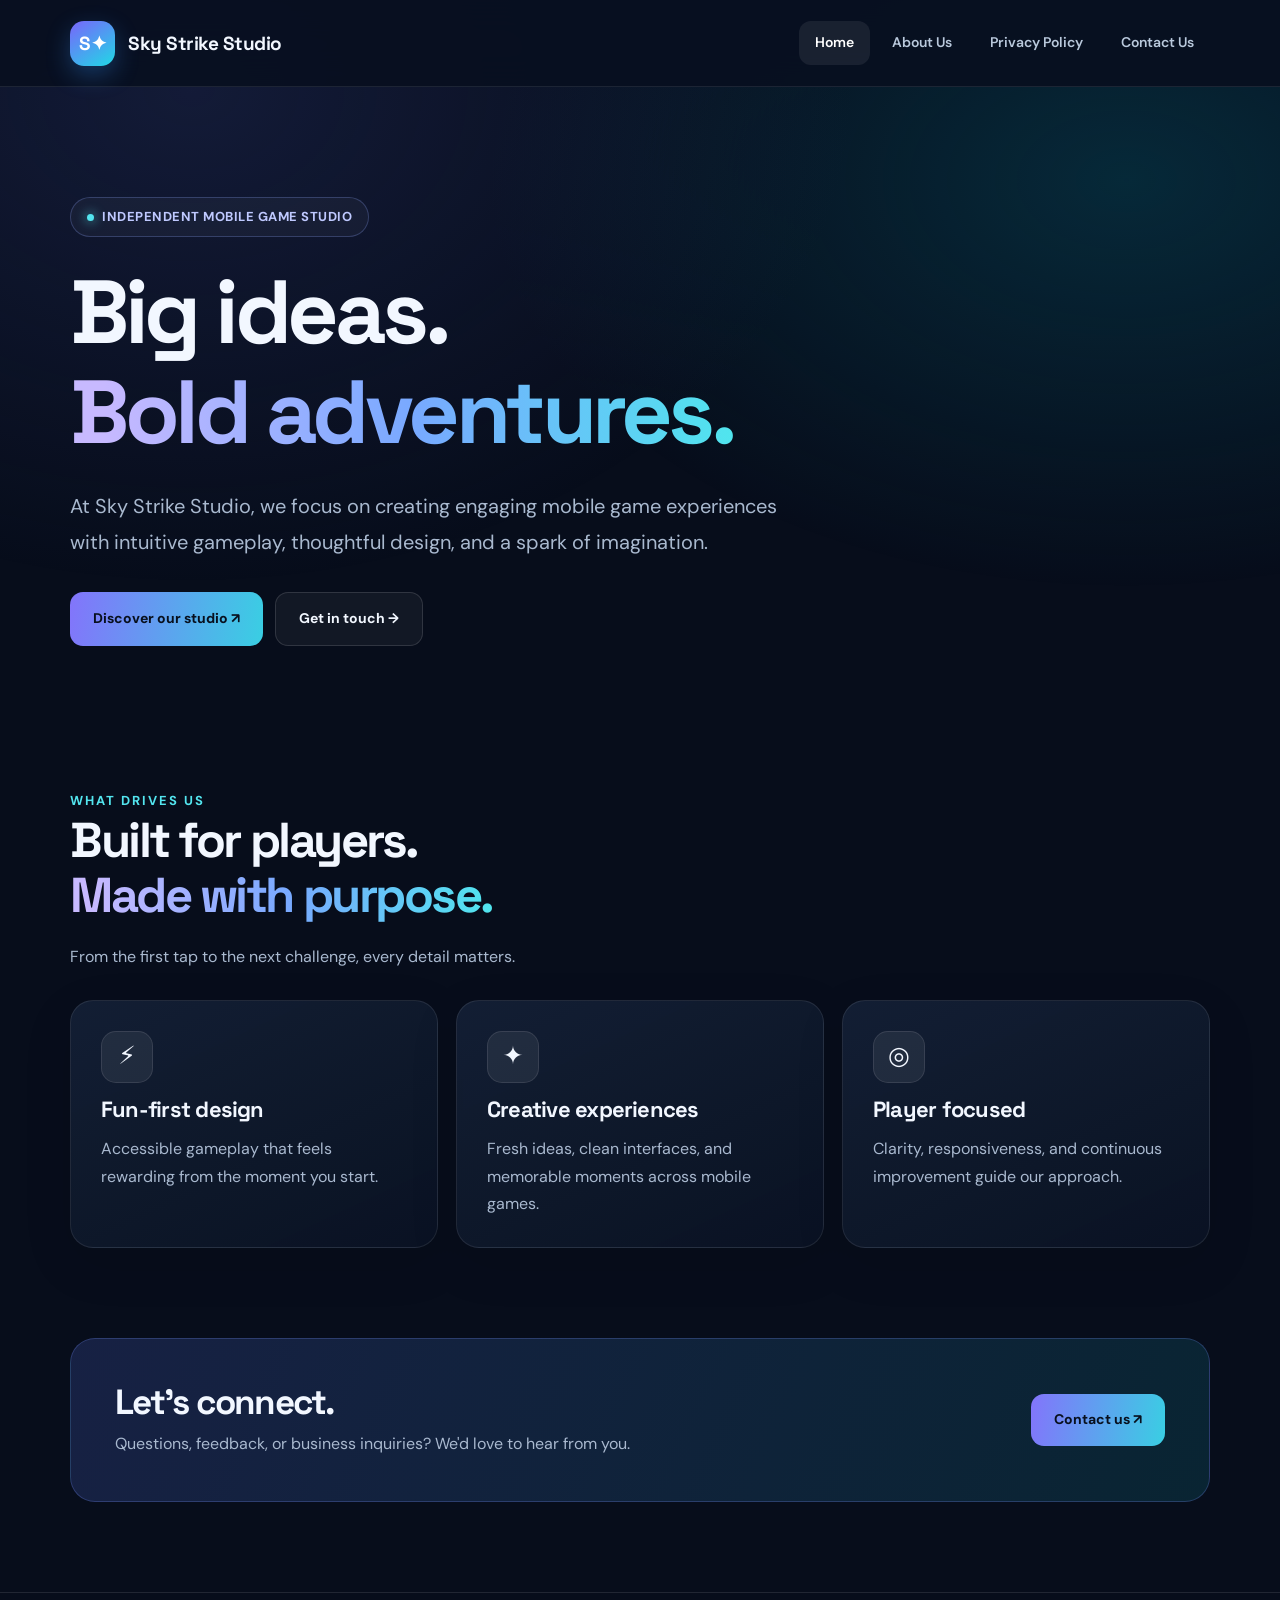
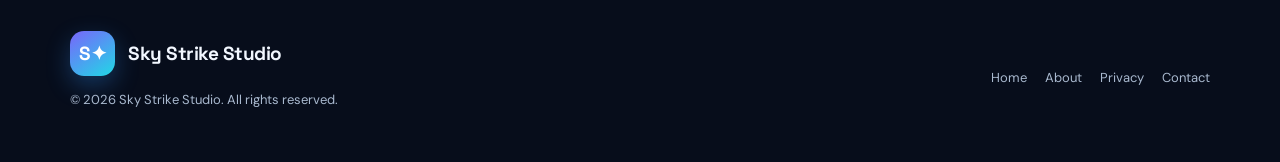
<file: index.html>
<!doctype html><html lang="en"><head><meta charset="utf-8"><meta name="viewport" content="width=device-width, initial-scale=1"><meta name="theme-color" content="#070d1b"><meta name="description" content="Sky Strike Studio creates enjoyable and approachable mobile gaming experiences."><title>Home | Sky Strike Studio</title><link rel="icon" href="/assets/favicon.svg" type="image/svg+xml"><link rel="stylesheet" href="/assets/style.css"></head><body><header class="header"><div class="container nav"><a class="brand" href="/" aria-label="Sky Strike Studio home"><span class="logo">S✦</span><span>Sky Strike Studio</span></a><button class="menu-toggle" type="button" aria-label="Toggle navigation" aria-expanded="false" data-menu-toggle>☰</button><nav class="links" aria-label="Main navigation" data-menu><a href="/" class="active" aria-current="page">Home</a><a href="/about/">About Us</a><a href="/privacypolicy/">Privacy Policy</a><a href="/contact/">Contact Us</a></nav></div></header><main><section class="hero"><div class="container"><span class="eyebrow">INDEPENDENT MOBILE GAME STUDIO</span><h1>Big ideas.<br><span class="gradient">Bold adventures.</span></h1><p class="lead">At Sky Strike Studio, we focus on creating engaging mobile game experiences with intuitive gameplay, thoughtful design, and a spark of imagination.</p><div class="actions"><a class="btn primary" href="/about/">Discover our studio ↗</a><a class="btn secondary" href="/contact/">Get in touch →</a></div></div></section><section class="section"><div class="container"><div class="section-head"><span class="kicker">WHAT DRIVES US</span><h2>Built for players.<br><span class="gradient">Made with purpose.</span></h2><p class="muted">From the first tap to the next challenge, every detail matters.</p></div><div class="grid"><article class="card"><div class="icon">⚡</div><h3>Fun-first design</h3><p>Accessible gameplay that feels rewarding from the moment you start.</p></article><article class="card"><div class="icon">✦</div><h3>Creative experiences</h3><p>Fresh ideas, clean interfaces, and memorable moments across mobile games.</p></article><article class="card"><div class="icon">◎</div><h3>Player focused</h3><p>Clarity, responsiveness, and continuous improvement guide our approach.</p></article></div></div></section><div class="container"><div class="band"><div><h2>Let's connect.</h2><p>Questions, feedback, or business inquiries? We'd love to hear from you.</p></div><a class="btn primary" href="/contact/">Contact us ↗</a></div></div></main><footer class="footer"><div class="container footer-inner"><div><a class="brand" href="/"><span class="logo">S✦</span><span>Sky Strike Studio</span></a><p>© <span data-year>2026</span> Sky Strike Studio. All rights reserved.</p></div><nav class="footer-links" aria-label="Footer navigation"><a href="/">Home</a><a href="/about/">About</a><a href="/privacypolicy/">Privacy</a><a href="/contact/">Contact</a></nav></div></footer><script src="/assets/script.js" defer></script></body></html>
</file>
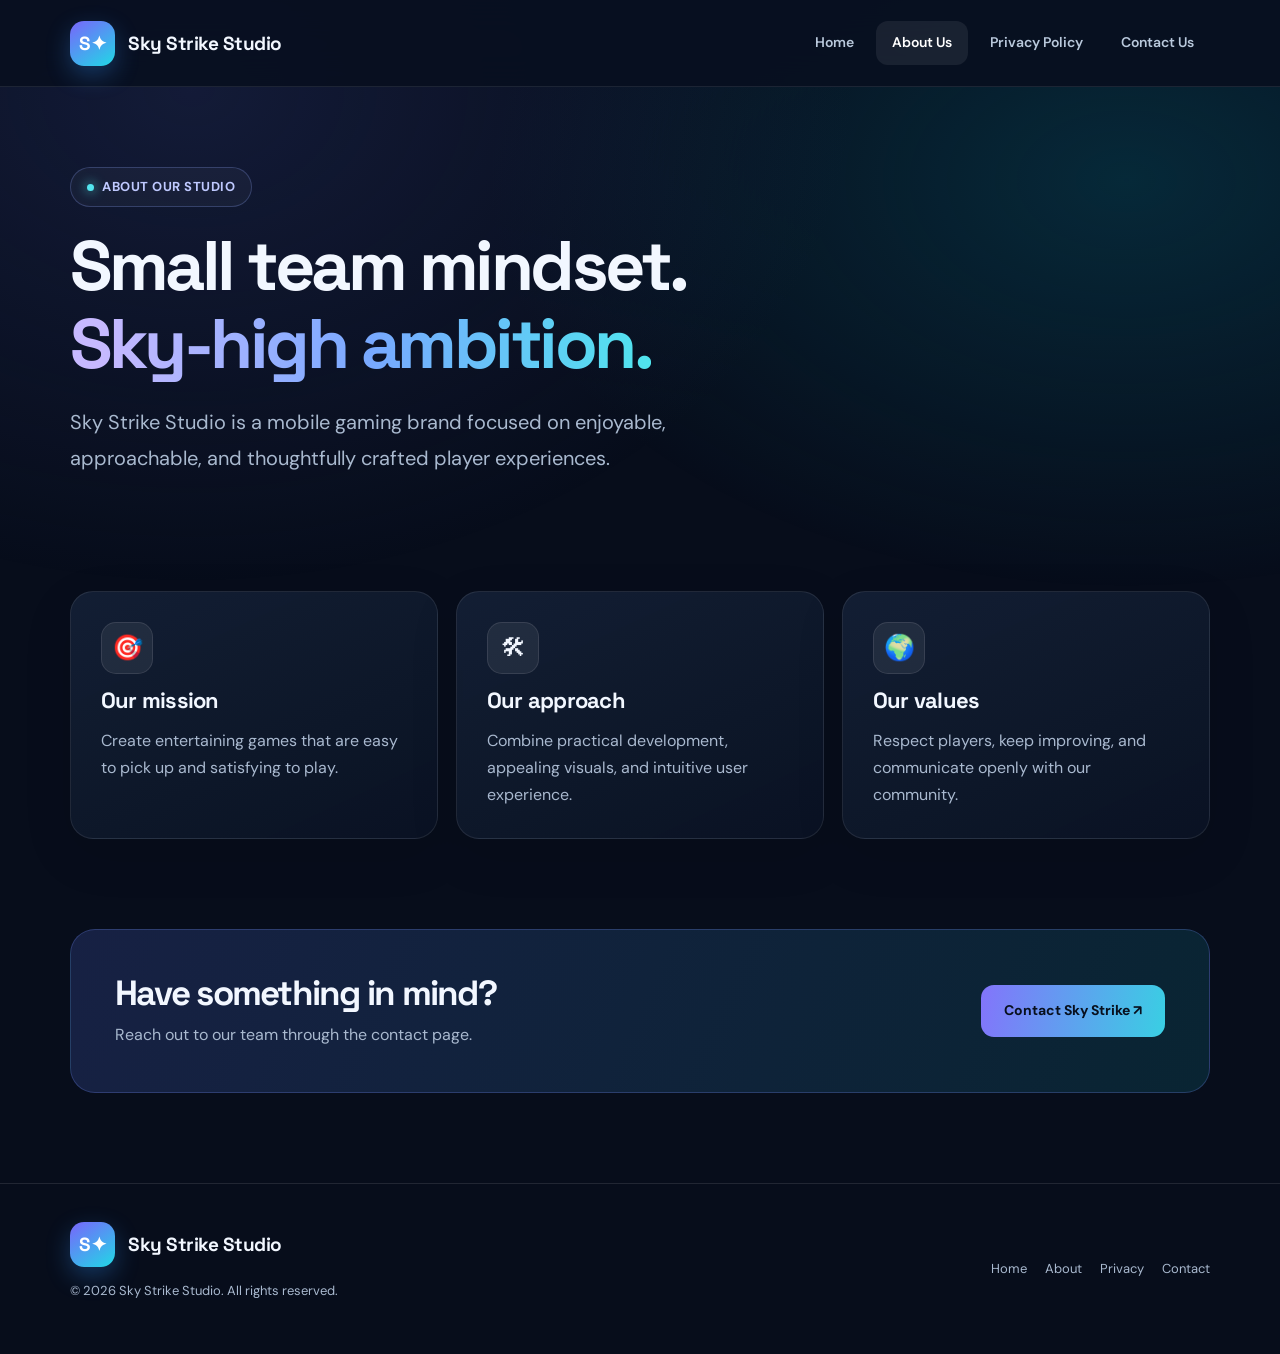
<file: about/index.html>
<!doctype html><html lang="en"><head><meta charset="utf-8"><meta name="viewport" content="width=device-width, initial-scale=1"><meta name="theme-color" content="#070d1b"><meta name="description" content="Learn about Sky Strike Studio, our mission and approach to mobile game design."><title>About Us | Sky Strike Studio</title><link rel="icon" href="/assets/favicon.svg" type="image/svg+xml"><link rel="stylesheet" href="/assets/style.css"></head><body><header class="header"><div class="container nav"><a class="brand" href="/" aria-label="Sky Strike Studio home"><span class="logo">S✦</span><span>Sky Strike Studio</span></a><button class="menu-toggle" type="button" aria-label="Toggle navigation" aria-expanded="false" data-menu-toggle>☰</button><nav class="links" aria-label="Main navigation" data-menu><a href="/">Home</a><a href="/about/" class="active" aria-current="page">About Us</a><a href="/privacypolicy/">Privacy Policy</a><a href="/contact/">Contact Us</a></nav></div></header><main><section class="page-hero"><div class="container"><span class="eyebrow">ABOUT OUR STUDIO</span><h1>Small team mindset.<br><span class="gradient">Sky-high ambition.</span></h1><p class="lead">Sky Strike Studio is a mobile gaming brand focused on enjoyable, approachable, and thoughtfully crafted player experiences.</p></div></section><section class="section"><div class="container grid"><article class="card"><div class="icon">🎯</div><h3>Our mission</h3><p>Create entertaining games that are easy to pick up and satisfying to play.</p></article><article class="card"><div class="icon">🛠</div><h3>Our approach</h3><p>Combine practical development, appealing visuals, and intuitive user experience.</p></article><article class="card"><div class="icon">🌍</div><h3>Our values</h3><p>Respect players, keep improving, and communicate openly with our community.</p></article></div></section><div class="container"><div class="band"><div><h2>Have something in mind?</h2><p>Reach out to our team through the contact page.</p></div><a class="btn primary" href="/contact/">Contact Sky Strike ↗</a></div></div></main><footer class="footer"><div class="container footer-inner"><div><a class="brand" href="/"><span class="logo">S✦</span><span>Sky Strike Studio</span></a><p>© <span data-year>2026</span> Sky Strike Studio. All rights reserved.</p></div><nav class="footer-links" aria-label="Footer navigation"><a href="/">Home</a><a href="/about/">About</a><a href="/privacypolicy/">Privacy</a><a href="/contact/">Contact</a></nav></div></footer><script src="/assets/script.js" defer></script></body></html>
</file>
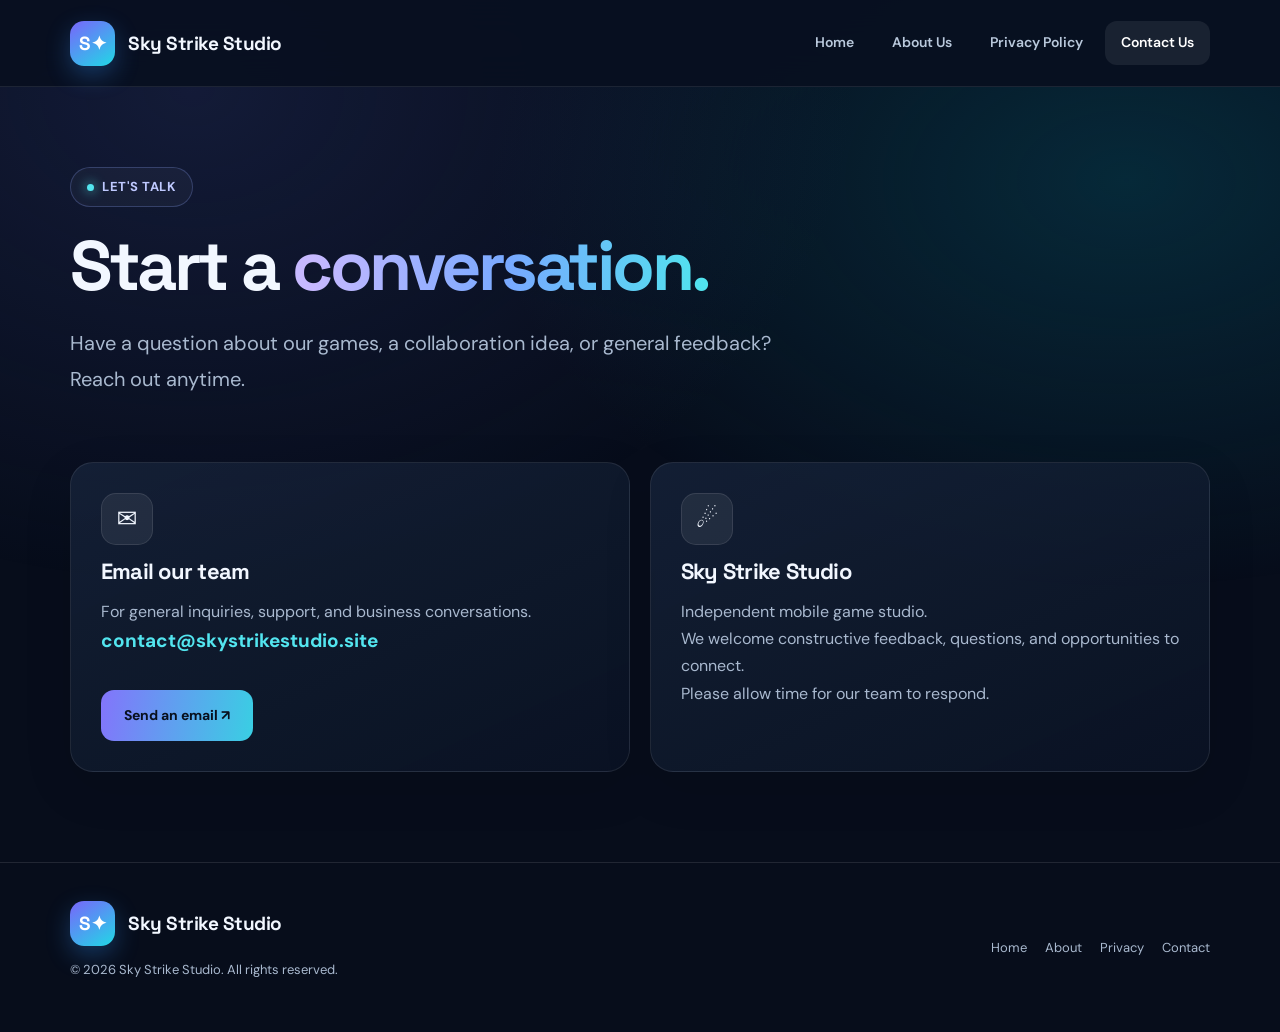
<file: contact/index.html>
<!doctype html><html lang="en"><head><meta charset="utf-8"><meta name="viewport" content="width=device-width, initial-scale=1"><meta name="theme-color" content="#070d1b"><meta name="description" content="Contact Sky Strike Studio for questions, feedback, and business inquiries."><title>Contact Us | Sky Strike Studio</title><link rel="icon" href="/assets/favicon.svg" type="image/svg+xml"><link rel="stylesheet" href="/assets/style.css"></head><body><header class="header"><div class="container nav"><a class="brand" href="/" aria-label="Sky Strike Studio home"><span class="logo">S✦</span><span>Sky Strike Studio</span></a><button class="menu-toggle" type="button" aria-label="Toggle navigation" aria-expanded="false" data-menu-toggle>☰</button><nav class="links" aria-label="Main navigation" data-menu><a href="/">Home</a><a href="/about/">About Us</a><a href="/privacypolicy/">Privacy Policy</a><a href="/contact/" class="active" aria-current="page">Contact Us</a></nav></div></header><main><section class="page-hero"><div class="container"><span class="eyebrow">LET'S TALK</span><h1>Start a <span class="gradient">conversation.</span></h1><p class="lead">Have a question about our games, a collaboration idea, or general feedback? Reach out anytime.</p></div></section><section class="content"><div class="container info"><article class="card"><div class="icon">✉</div><h3>Email our team</h3><p>For general inquiries, support, and business conversations.</p><p><a class="contact-link" href="mailto:contact@skystrikestudio.site">contact@skystrikestudio.site</a></p><div class="actions"><a class="btn primary" href="mailto:contact@skystrikestudio.site?subject=Hello%20Sky%20Strike%20Studio">Send an email ↗</a></div></article><article class="card"><div class="icon">☄</div><h3>Sky Strike Studio</h3><p>Independent mobile game studio.</p><p>We welcome constructive feedback, questions, and opportunities to connect.</p><p class="muted">Please allow time for our team to respond.</p></article></div></section></main><footer class="footer"><div class="container footer-inner"><div><a class="brand" href="/"><span class="logo">S✦</span><span>Sky Strike Studio</span></a><p>© <span data-year>2026</span> Sky Strike Studio. All rights reserved.</p></div><nav class="footer-links" aria-label="Footer navigation"><a href="/">Home</a><a href="/about/">About</a><a href="/privacypolicy/">Privacy</a><a href="/contact/">Contact</a></nav></div></footer><script src="/assets/script.js" defer></script></body></html>
</file>
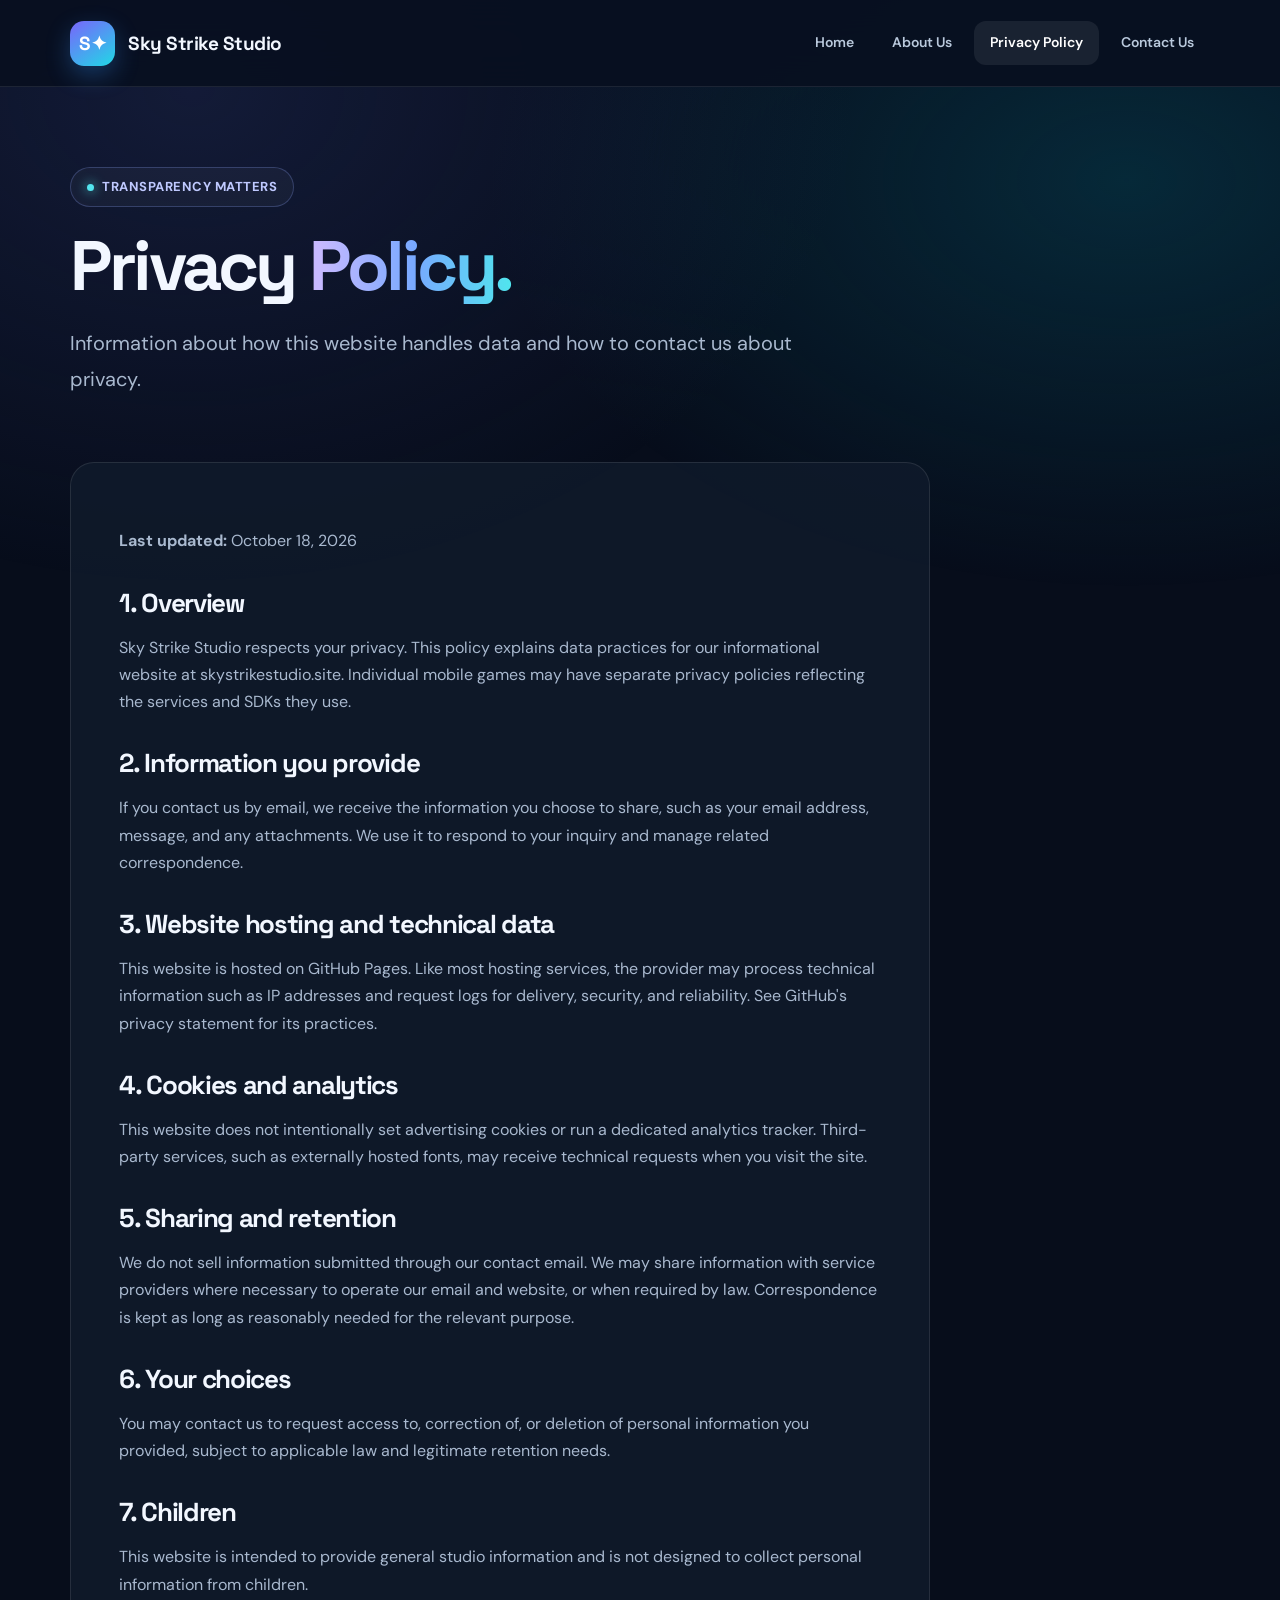
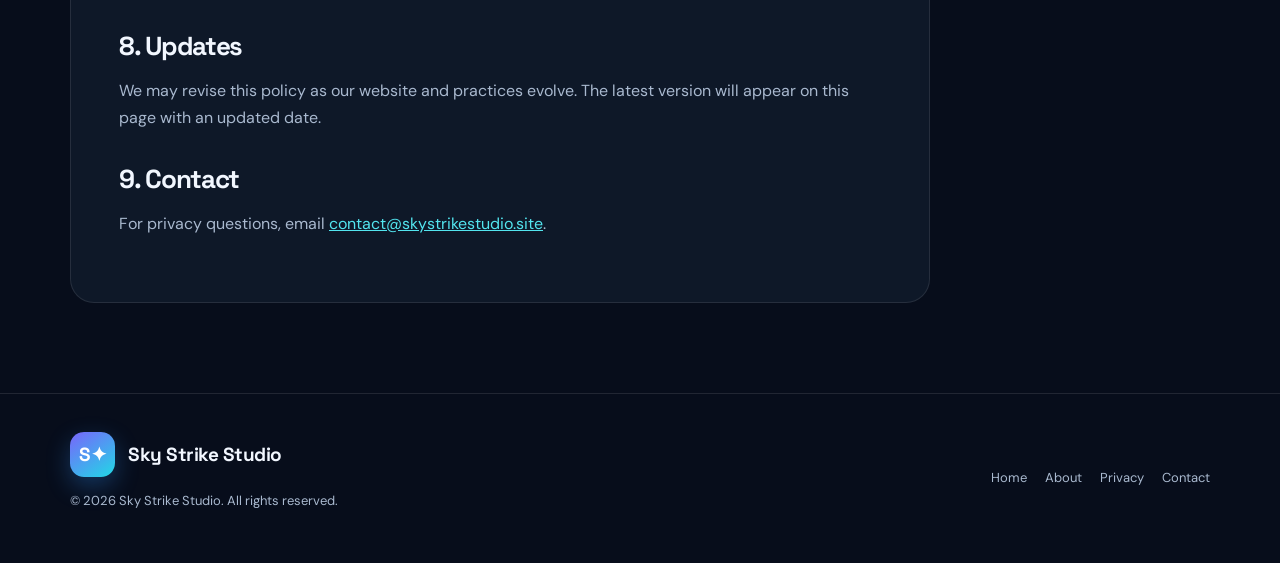
<file: privacypolicy/index.html>
<!doctype html><html lang="en"><head><meta charset="utf-8"><meta name="viewport" content="width=device-width, initial-scale=1"><meta name="theme-color" content="#070d1b"><meta name="description" content="Read the Sky Strike Studio website privacy policy."><title>Privacy Policy | Sky Strike Studio</title><link rel="icon" href="/assets/favicon.svg" type="image/svg+xml"><link rel="stylesheet" href="/assets/style.css"></head><body><header class="header"><div class="container nav"><a class="brand" href="/" aria-label="Sky Strike Studio home"><span class="logo">S✦</span><span>Sky Strike Studio</span></a><button class="menu-toggle" type="button" aria-label="Toggle navigation" aria-expanded="false" data-menu-toggle>☰</button><nav class="links" aria-label="Main navigation" data-menu><a href="/">Home</a><a href="/about/">About Us</a><a href="/privacypolicy/" class="active" aria-current="page">Privacy Policy</a><a href="/contact/">Contact Us</a></nav></div></header><main><section class="page-hero"><div class="container"><span class="eyebrow">TRANSPARENCY MATTERS</span><h1>Privacy <span class="gradient">Policy.</span></h1><p class="lead">Information about how this website handles data and how to contact us about privacy.</p></div></section><section class="content"><div class="container"><article class="prose"><p><strong>Last updated:</strong> October 18, 2026</p><h2>1. Overview</h2><p>Sky Strike Studio respects your privacy. This policy explains data practices for our informational website at skystrikestudio.site. Individual mobile games may have separate privacy policies reflecting the services and SDKs they use.</p><h2>2. Information you provide</h2><p>If you contact us by email, we receive the information you choose to share, such as your email address, message, and any attachments. We use it to respond to your inquiry and manage related correspondence.</p><h2>3. Website hosting and technical data</h2><p>This website is hosted on GitHub Pages. Like most hosting services, the provider may process technical information such as IP addresses and request logs for delivery, security, and reliability. See GitHub's privacy statement for its practices.</p><h2>4. Cookies and analytics</h2><p>This website does not intentionally set advertising cookies or run a dedicated analytics tracker. Third-party services, such as externally hosted fonts, may receive technical requests when you visit the site.</p><h2>5. Sharing and retention</h2><p>We do not sell information submitted through our contact email. We may share information with service providers where necessary to operate our email and website, or when required by law. Correspondence is kept as long as reasonably needed for the relevant purpose.</p><h2>6. Your choices</h2><p>You may contact us to request access to, correction of, or deletion of personal information you provided, subject to applicable law and legitimate retention needs.</p><h2>7. Children</h2><p>This website is intended to provide general studio information and is not designed to collect personal information from children.</p><h2>8. Updates</h2><p>We may revise this policy as our website and practices evolve. The latest version will appear on this page with an updated date.</p><h2>9. Contact</h2><p>For privacy questions, email <a href="mailto:contact@skystrikestudio.site">contact@skystrikestudio.site</a>.</p></article></div></section></main><footer class="footer"><div class="container footer-inner"><div><a class="brand" href="/"><span class="logo">S✦</span><span>Sky Strike Studio</span></a><p>© <span data-year>2026</span> Sky Strike Studio. All rights reserved.</p></div><nav class="footer-links" aria-label="Footer navigation"><a href="/">Home</a><a href="/about/">About</a><a href="/privacypolicy/">Privacy</a><a href="/contact/">Contact</a></nav></div></footer><script src="/assets/script.js" defer></script></body></html>
</file>
<file: assets/style.css>
@import url('https://fonts.googleapis.com/css2?family=DM+Sans:wght@400;500;600;700&family=Space+Grotesk:wght@400;500;600;700&display=swap');
:root{--bg:#070d1b;--panel:#101b30;--text:#f2f7ff;--muted:#a9b9cf;--line:#273650;--cyan:#53e5ef;--purple:#9c85ff}*{box-sizing:border-box}html{scroll-behavior:smooth}body{margin:0;background:var(--bg);color:var(--text);font:16px/1.7 'DM Sans',system-ui,sans-serif}body:before{content:'';position:fixed;inset:0;z-index:-1;background:radial-gradient(ellipse at 15% 10%,#26306366,transparent 43%),radial-gradient(ellipse at 88% 20%,#06495b77,transparent 40%);pointer-events:none}a{color:inherit;text-decoration:none}a:focus-visible,button:focus-visible{outline:2px solid var(--cyan);outline-offset:4px}.container{width:min(1140px,calc(100% - 44px));margin:auto}.header{position:sticky;top:0;z-index:10;background:#081020eb;backdrop-filter:blur(18px);border-bottom:1px solid #ffffff16}.nav{display:flex;align-items:center;justify-content:space-between;min-height:86px;gap:24px}.brand{display:flex;align-items:center;gap:13px;font:700 19px 'Space Grotesk',sans-serif;letter-spacing:-.5px;white-space:nowrap}.logo{display:grid;place-items:center;width:45px;height:45px;border-radius:14px;background:linear-gradient(145deg,#7965fb,#20d9e6);box-shadow:0 9px 25px #318bea55;color:white;font-size:19px}.links{display:flex;align-items:center;gap:6px}.links a{padding:10px 16px;border-radius:12px;color:#b9c9dc;font-weight:600;font-size:14px;transition:.2s}.links a:hover,.links a.active{background:#ffffff13;color:#fff}.menu-toggle{display:none;background:transparent;color:white;border:1px solid var(--line);padding:9px 12px;border-radius:10px;font-size:22px;cursor:pointer}.hero{padding:110px 0 90px}.eyebrow{display:inline-flex;align-items:center;gap:8px;border:1px solid #6a7ec35c;border-radius:100px;padding:8px 16px;background:#ffffff09;color:#bfc9ff;font-size:13px;font-weight:700;letter-spacing:.5px}.eyebrow:before{content:'';width:7px;height:7px;background:var(--cyan);border-radius:50%;box-shadow:0 0 12px var(--cyan)}h1,h2,h3{font-family:'Space Grotesk',sans-serif;line-height:1.12;letter-spacing:-.05em}h1{font-size:clamp(46px,7vw,90px);margin:25px 0;max-width:920px}h2{font-size:clamp(30px,4vw,49px);margin:0 0 20px}h3{font-size:22px;letter-spacing:-.035em;margin:14px 0}.gradient{background:linear-gradient(90deg,#c7b9ff 5%,#78a9ff 52%,#50e5ee);color:transparent;background-clip:text}.lead{font-size:clamp(17px,2vw,20px);color:var(--muted);max-width:730px;line-height:1.8}.actions{display:flex;gap:12px;flex-wrap:wrap;margin-top:32px}.btn{display:inline-flex;align-items:center;justify-content:center;gap:10px;border:1px solid #ffffff20;padding:14px 23px;border-radius:13px;font-weight:700;font-size:14px;transition:transform .2s,background .2s}.btn:hover{transform:translateY(-3px)}.btn.primary{background:linear-gradient(100deg,#8374fb,#39cfe3);color:#08101e;border:0}.btn.secondary{background:#ffffff0c}.section{padding:50px 0 90px}.section-head{max-width:690px;margin-bottom:30px}.kicker{color:var(--cyan);font-size:13px;font-weight:700;letter-spacing:2px;text-transform:uppercase}.muted{color:var(--muted)}.grid{display:grid;grid-template-columns:repeat(3,minmax(0,1fr));gap:18px}.card{border:1px solid #ffffff17;background:linear-gradient(155deg,#18253dba,#0b1425c7);padding:30px;border-radius:23px;box-shadow:0 16px 50px #0000001a}.icon{display:grid;place-items:center;background:#ffffff12;border:1px solid #ffffff1a;width:52px;height:52px;border-radius:15px;font-size:25px}.card p{color:var(--muted);margin:0}.band{padding:44px;display:flex;align-items:center;justify-content:space-between;gap:24px;border:1px solid #637ad550;border-radius:25px;background:linear-gradient(115deg,#25326888,#0b394888);margin-bottom:90px}.band h2{font-size:35px;margin:0 0 8px}.band p{color:var(--muted);margin:0}.page-hero{padding:80px 0 45px}.page-hero h1{font-size:clamp(42px,6vw,70px);margin:20px 0}.content{padding:0 0 90px}.prose{max-width:860px;border:1px solid #ffffff19;border-radius:24px;padding:clamp(24px,5vw,48px);background:#101b2cd6}.prose h2{font-size:26px;margin:34px 0 12px}.prose h2:first-child{margin-top:0}.prose p,.prose li{color:var(--muted)}.prose a{color:var(--cyan);text-decoration:underline}.info{display:grid;grid-template-columns:1fr 1fr;gap:20px}.contact-link{color:var(--cyan);overflow-wrap:anywhere;font-size:19px;font-weight:700}.footer{border-top:1px solid #ffffff1b;padding:38px 0}.footer-inner{display:flex;justify-content:space-between;gap:22px;align-items:center}.footer p{color:var(--muted);font-size:13px}.footer-links{display:flex;gap:18px;flex-wrap:wrap;color:var(--muted);font-size:13px}.footer-links a:hover{color:white}@media(max-width:760px){.nav{min-height:72px}.menu-toggle{display:block}.links{display:none;position:absolute;top:72px;left:0;right:0;padding:16px 22px 22px;background:#0b1425;border-bottom:1px solid var(--line);flex-direction:column;align-items:stretch}.links.open{display:flex}.links a{padding:13px 16px}.hero{padding:70px 0 60px}.grid,.info{grid-template-columns:1fr}.band{padding:30px;flex-direction:column;align-items:flex-start}.footer-inner{flex-direction:column;align-items:flex-start}.section{padding:30px 0 70px}}@media(prefers-reduced-motion:reduce){html{scroll-behavior:auto}*,*:before,*:after{transition:none!important}}
</file>
